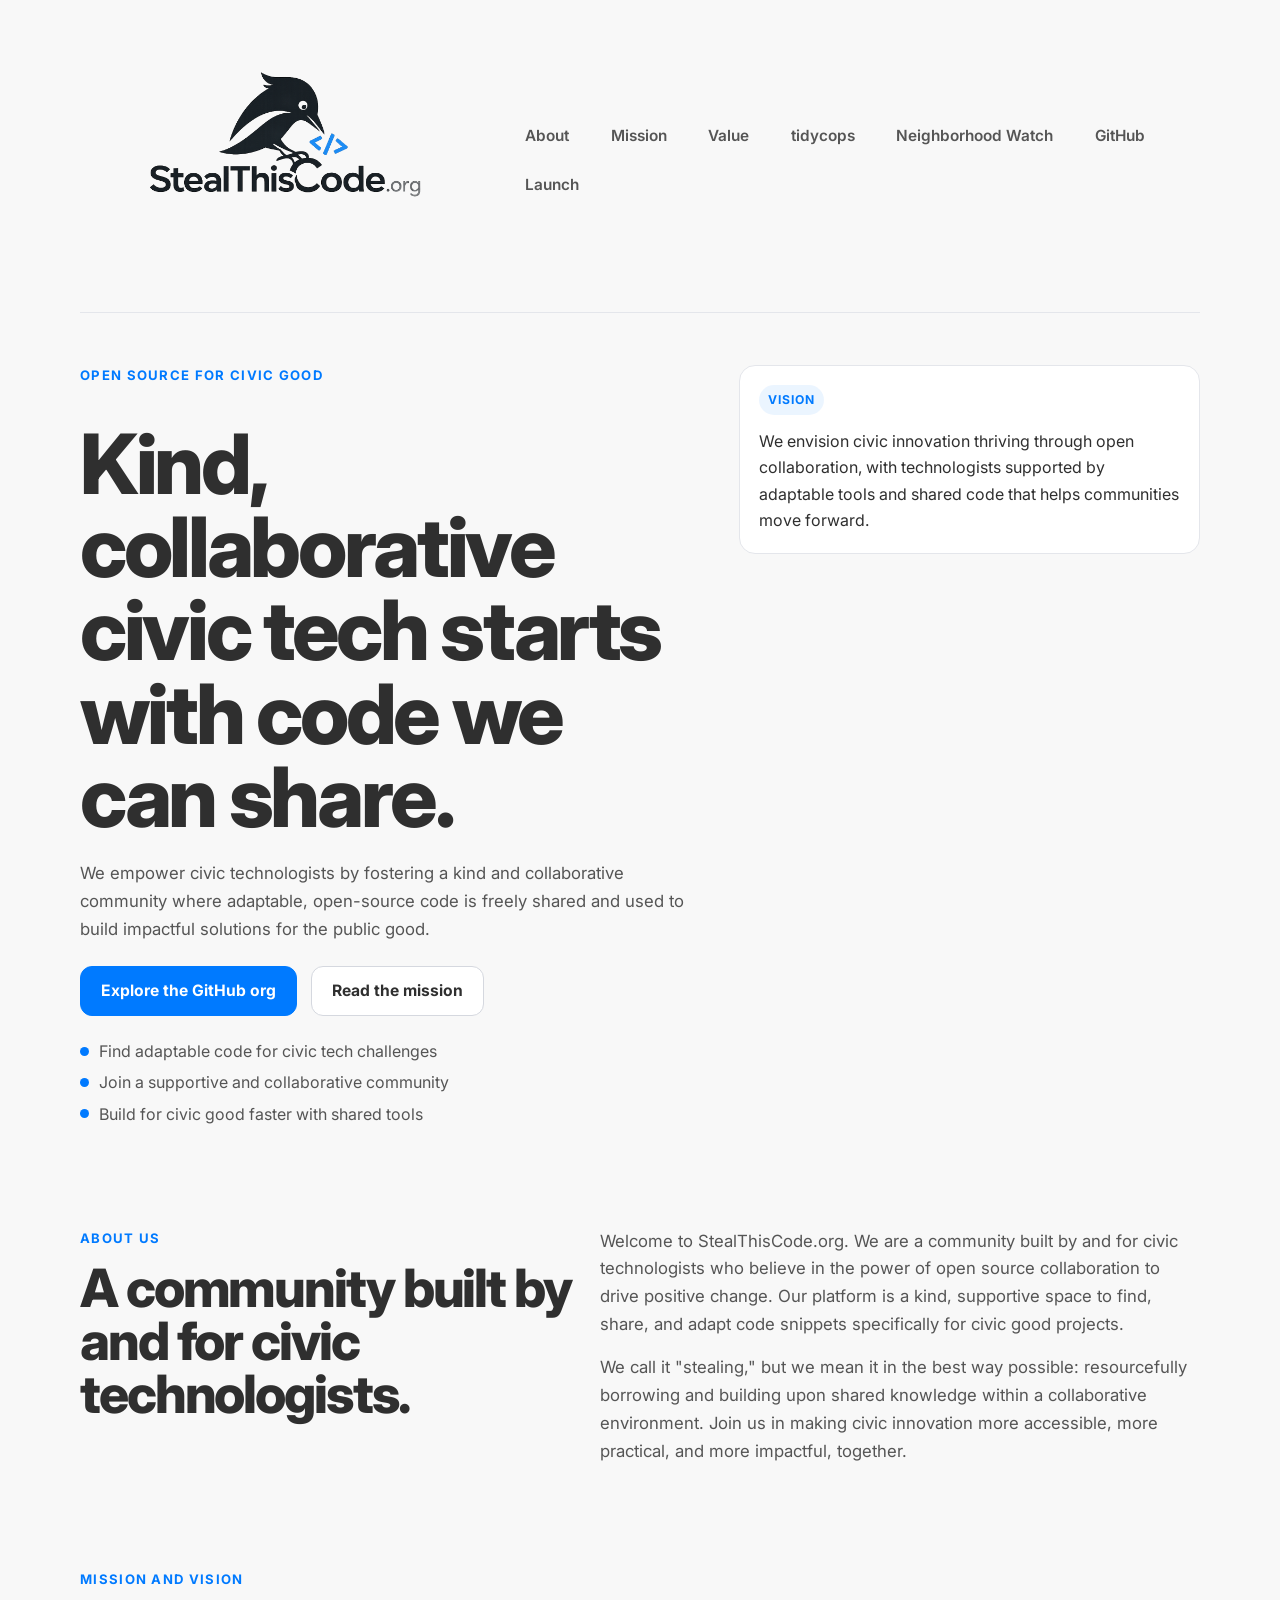
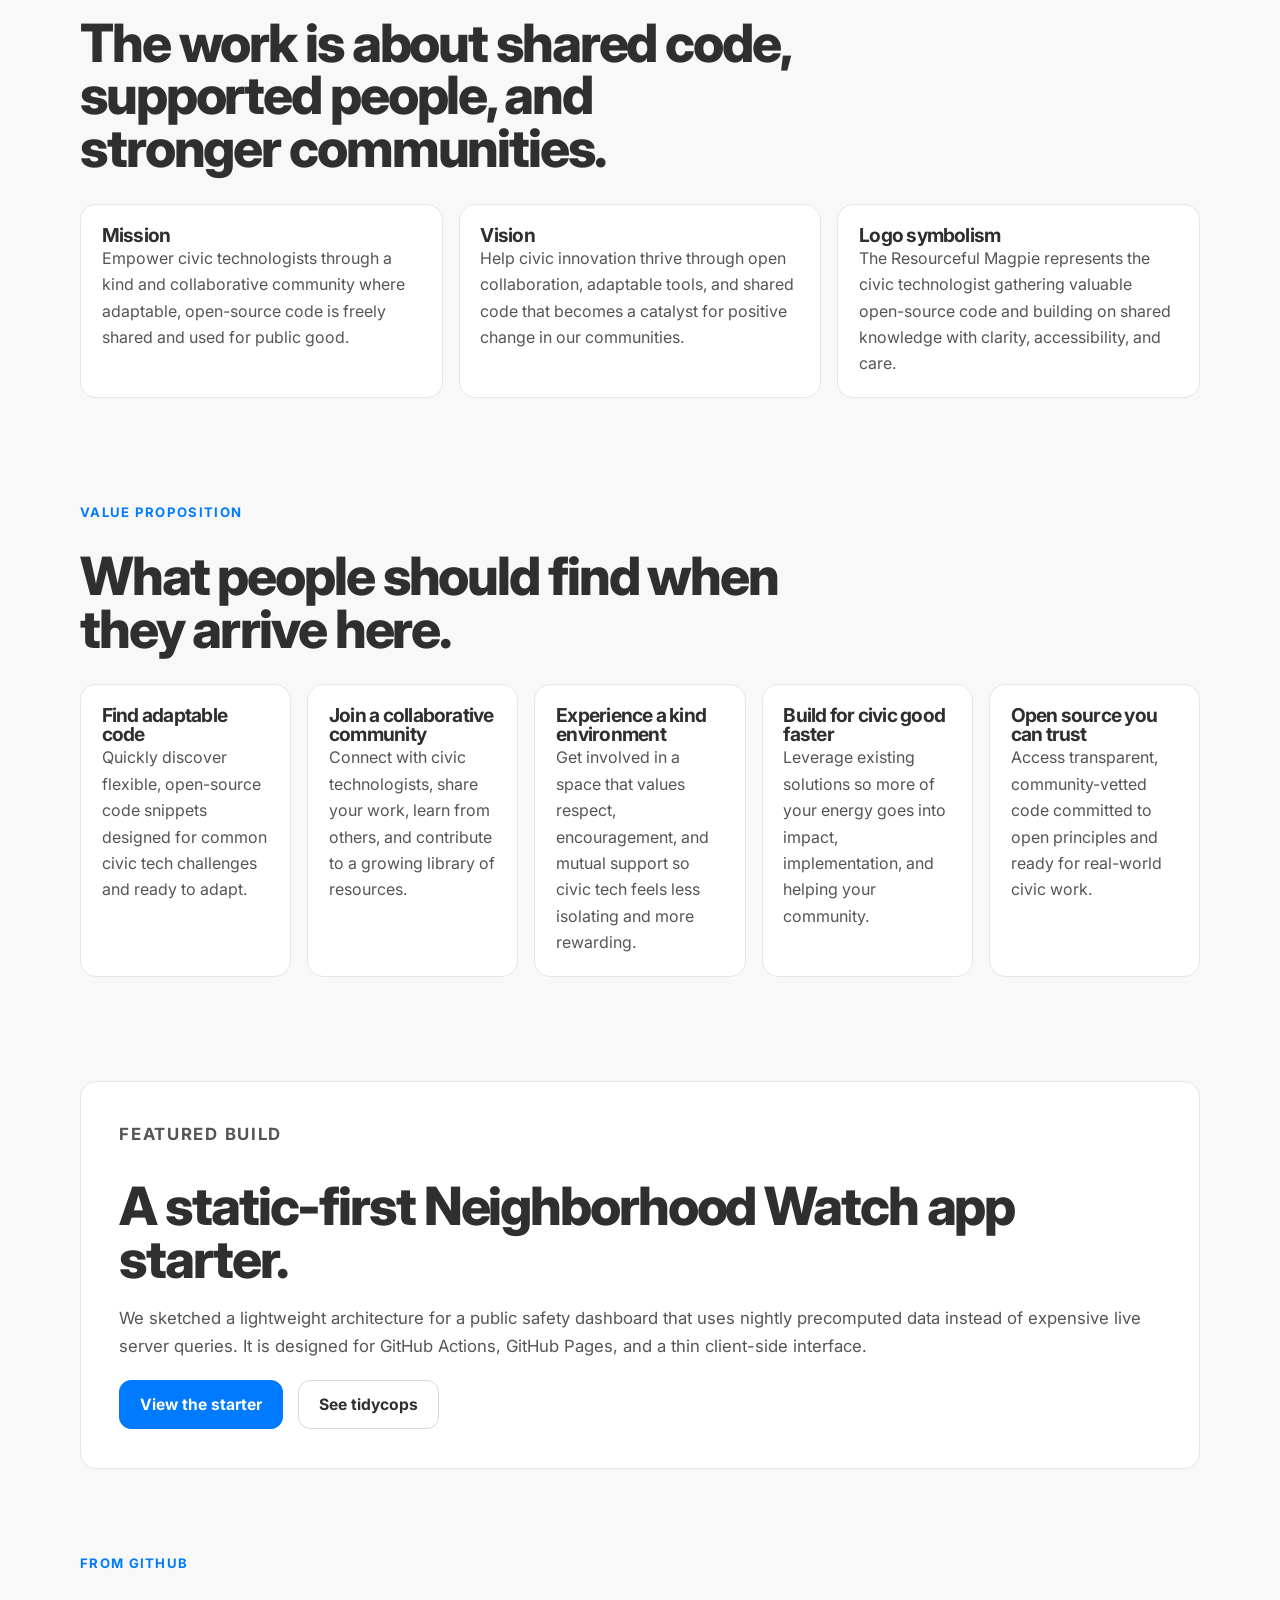
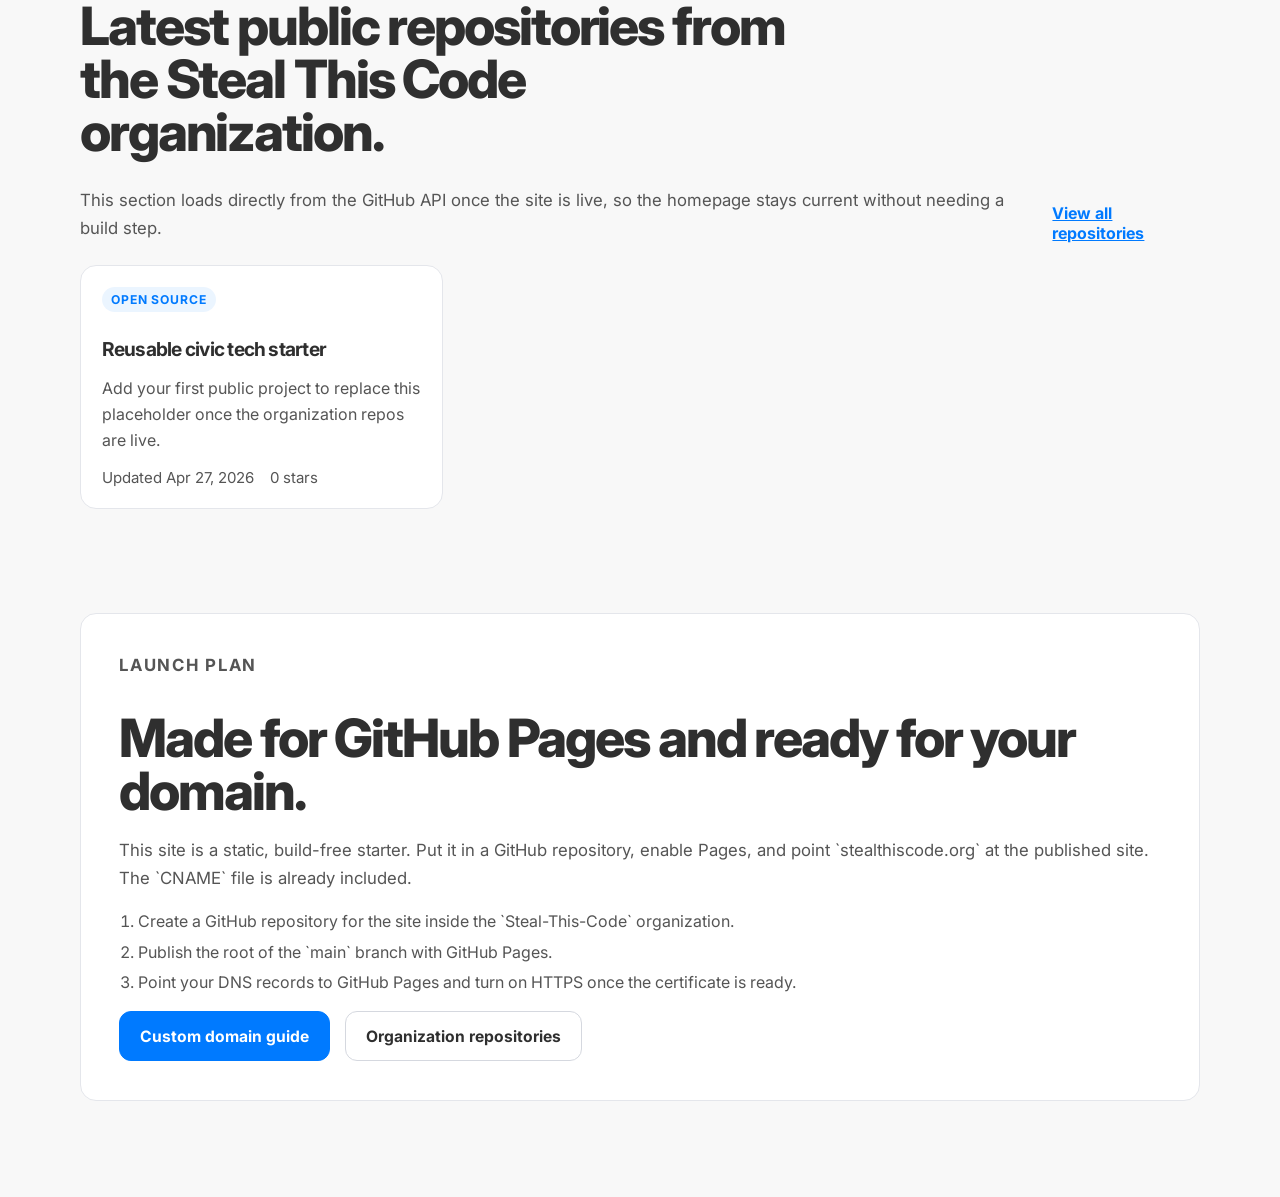
<file: index.html>
<!DOCTYPE html>
<html lang="en">
  <head>
    <meta charset="UTF-8" />
    <meta name="viewport" content="width=device-width, initial-scale=1.0" />
    <title>StealThisCode.org | Open Source for Civic Good</title>
    <meta
      name="description"
      content="StealThisCode.org is a kind, collaborative home for adaptable civic tech code, open-source tools, and practical public-good workflows."
    />
    <meta
      property="og:title"
      content="StealThisCode.org | Open Source for Civic Good"
    />
    <meta
      property="og:description"
      content="Adaptable civic tech code, shared kindly, for people building tools that matter."
    />
    <meta property="og:type" content="website" />
    <meta property="og:image" content="assets/magpie-lockup.png" />
    <link rel="icon" type="image/png" href="assets/magpie-favicon.png" />
    <link rel="preconnect" href="https://fonts.googleapis.com" />
    <link rel="preconnect" href="https://fonts.gstatic.com" crossorigin />
    <link
      href="https://fonts.googleapis.com/css2?family=Inter:wght@400;500;600;700;800&display=swap"
      rel="stylesheet"
    />
    <link rel="stylesheet" href="styles.css" />
  </head>
  <body>
    <div class="page-shell">
      <header class="site-header">
        <a class="brand" href="#top" aria-label="StealThisCode.org home">
          <img
            class="brand-lockup-image"
            src="assets/magpie-lockup.png"
            alt="StealThisCode.org logo"
          />
        </a>
        <nav class="site-nav" aria-label="Primary">
          <a href="#about">About</a>
          <a href="#mission">Mission</a>
          <a href="#messages">Value</a>
          <a href="tidycops.html">tidycops</a>
          <a href="neighborhood-watch.html">Neighborhood Watch</a>
          <a href="#repos">GitHub</a>
          <a href="#launch">Launch</a>
        </nav>
      </header>

      <main id="top">
        <section class="hero">
          <div class="hero-copy">
            <p class="eyebrow">Open source for civic good</p>
            <h1>Kind, collaborative civic tech starts with code we can share.</h1>
            <p class="hero-text">
              We empower civic technologists by fostering a kind and collaborative community
              where adaptable, open-source code is freely shared and used to build impactful
              solutions for the public good.
            </p>
            <div class="hero-actions">
              <a class="button button-primary" href="https://github.com/orgs/Steal-This-Code/repositories">
                Explore the GitHub org
              </a>
              <a class="button button-secondary" href="#mission">Read the mission</a>
            </div>
            <ul class="hero-points" aria-label="Highlights">
              <li>Find adaptable code for civic tech challenges</li>
              <li>Join a supportive and collaborative community</li>
              <li>Build for civic good faster with shared tools</li>
            </ul>
          </div>

          <div class="hero-visual">
            <div class="hero-note">
              <p class="card-label">Vision</p>
              <p>
                We envision civic innovation thriving through open collaboration, with technologists
                supported by adaptable tools and shared code that helps communities move forward.
              </p>
            </div>
          </div>
        </section>

        <section class="section split-section" id="about">
          <div>
            <p class="eyebrow">About us</p>
            <h2>A community built by and for civic technologists.</h2>
          </div>
          <div class="section-copy">
            <p>
              Welcome to StealThisCode.org. We are a community built by and for civic
              technologists who believe in the power of open source collaboration to drive
              positive change. Our platform is a kind, supportive space to find, share, and adapt
              code snippets specifically for civic good projects.
            </p>
            <p>
              We call it "stealing," but we mean it in the best way possible: resourcefully
              borrowing and building upon shared knowledge within a collaborative environment.
              Join us in making civic innovation more accessible, more practical, and more impactful,
              together.
            </p>
          </div>
        </section>

        <section class="section mission-section" id="mission">
          <div class="section-heading">
            <p class="eyebrow">Mission and vision</p>
            <h2>The work is about shared code, supported people, and stronger communities.</h2>
          </div>
          <div class="principles-grid mission-grid">
            <article class="principle-card">
              <h3>Mission</h3>
              <p>Empower civic technologists through a kind and collaborative community where adaptable, open-source code is freely shared and used for public good.</p>
            </article>
            <article class="principle-card">
              <h3>Vision</h3>
              <p>Help civic innovation thrive through open collaboration, adaptable tools, and shared code that becomes a catalyst for positive change in our communities.</p>
            </article>
            <article class="principle-card">
              <h3>Logo symbolism</h3>
              <p>The Resourceful Magpie represents the civic technologist gathering valuable open-source code and building on shared knowledge with clarity, accessibility, and care.</p>
            </article>
          </div>
        </section>

        <section class="section values-section" id="messages">
          <div class="section-heading">
            <p class="eyebrow">Value proposition</p>
            <h2>What people should find when they arrive here.</h2>
          </div>
          <div class="values-grid messages-grid">
            <article class="value-card">
              <h3>Find adaptable code</h3>
              <p>Quickly discover flexible, open-source code snippets designed for common civic tech challenges and ready to adapt.</p>
            </article>
            <article class="value-card">
              <h3>Join a collaborative community</h3>
              <p>Connect with civic technologists, share your work, learn from others, and contribute to a growing library of resources.</p>
            </article>
            <article class="value-card">
              <h3>Experience a kind environment</h3>
              <p>Get involved in a space that values respect, encouragement, and mutual support so civic tech feels less isolating and more rewarding.</p>
            </article>
            <article class="value-card">
              <h3>Build for civic good faster</h3>
              <p>Leverage existing solutions so more of your energy goes into impact, implementation, and helping your community.</p>
            </article>
            <article class="value-card">
              <h3>Open source you can trust</h3>
              <p>Access transparent, community-vetted code committed to open principles and ready for real-world civic work.</p>
            </article>
          </div>
        </section>

        <section class="section launch-section">
          <div class="launch-card">
            <p class="eyebrow">Featured build</p>
            <h2>A static-first Neighborhood Watch app starter.</h2>
            <p>
              We sketched a lightweight architecture for a public safety dashboard that uses
              nightly precomputed data instead of expensive live server queries. It is designed
              for GitHub Actions, GitHub Pages, and a thin client-side interface.
            </p>
            <div class="launch-actions">
              <a class="button button-primary" href="neighborhood-watch.html">View the starter</a>
              <a class="button button-secondary" href="https://github.com/Steal-This-Code/tidycops">See tidycops</a>
            </div>
          </div>
        </section>

        <section class="section repos-section" id="repos">
          <div class="section-heading">
            <p class="eyebrow">From GitHub</p>
            <h2>Latest public repositories from the Steal This Code organization.</h2>
          </div>
          <div class="repo-toolbar">
            <p>
              This section loads directly from the GitHub API once the site is live, so the homepage stays current
              without needing a build step.
            </p>
            <a class="text-link" href="https://github.com/orgs/Steal-This-Code/repositories">
              View all repositories
            </a>
          </div>
          <div class="repo-grid" id="repo-grid">
            <article class="repo-card repo-card-loading">
              <p>Loading repositories...</p>
            </article>
          </div>
        </section>

        <section class="section launch-section" id="launch">
          <div class="launch-card">
            <p class="eyebrow">Launch plan</p>
            <h2>Made for GitHub Pages and ready for your domain.</h2>
            <p>
              This site is a static, build-free starter. Put it in a GitHub repository, enable Pages, and point
              `stealthiscode.org` at the published site. The `CNAME` file is already included.
            </p>
            <ol class="launch-steps">
              <li>Create a GitHub repository for the site inside the `Steal-This-Code` organization.</li>
              <li>Publish the root of the `main` branch with GitHub Pages.</li>
              <li>Point your DNS records to GitHub Pages and turn on HTTPS once the certificate is ready.</li>
            </ol>
            <div class="launch-actions">
              <a class="button button-primary" href="https://docs.github.com/en/pages/configuring-a-custom-domain-for-your-github-pages-site">Custom domain guide</a>
              <a class="button button-secondary" href="https://github.com/orgs/Steal-This-Code/repositories">Organization repositories</a>
            </div>
          </div>
        </section>
      </main>
    </div>

    <script src="script.js"></script>
  </body>
</html>
</file>
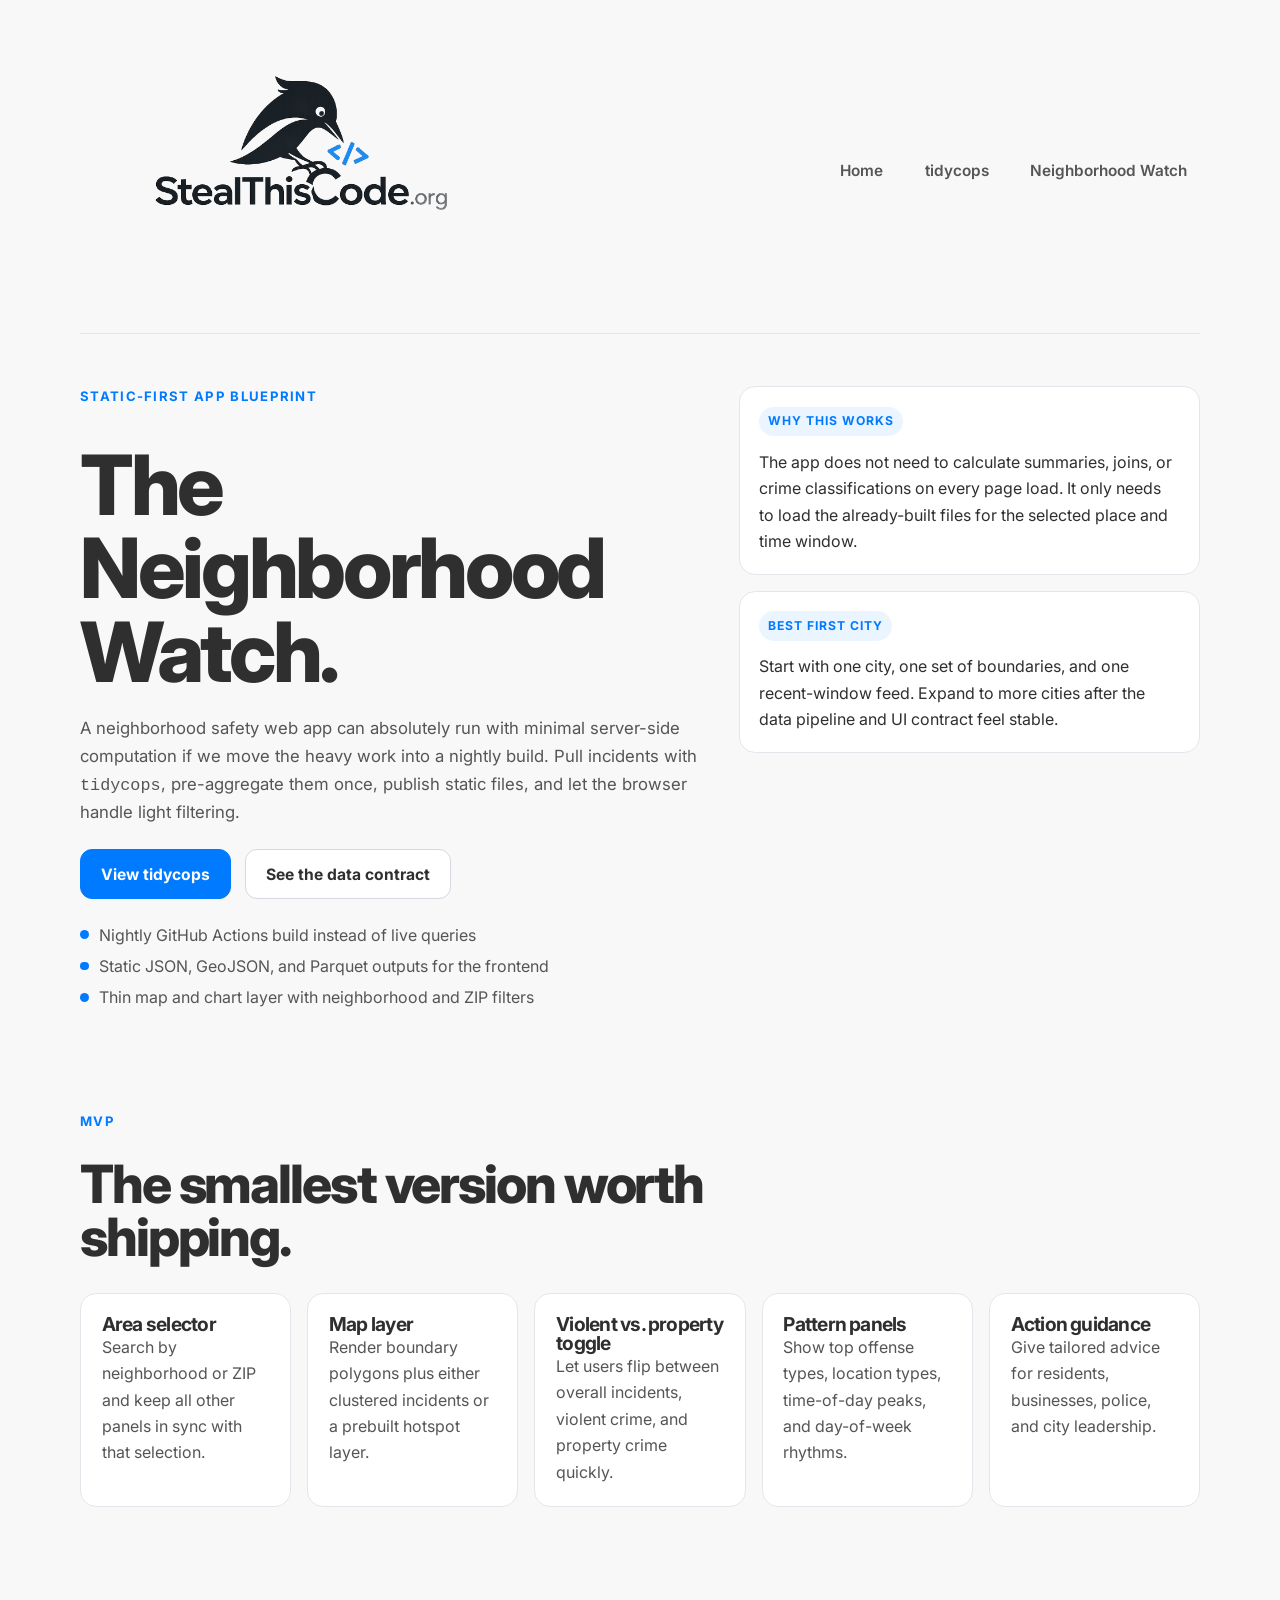
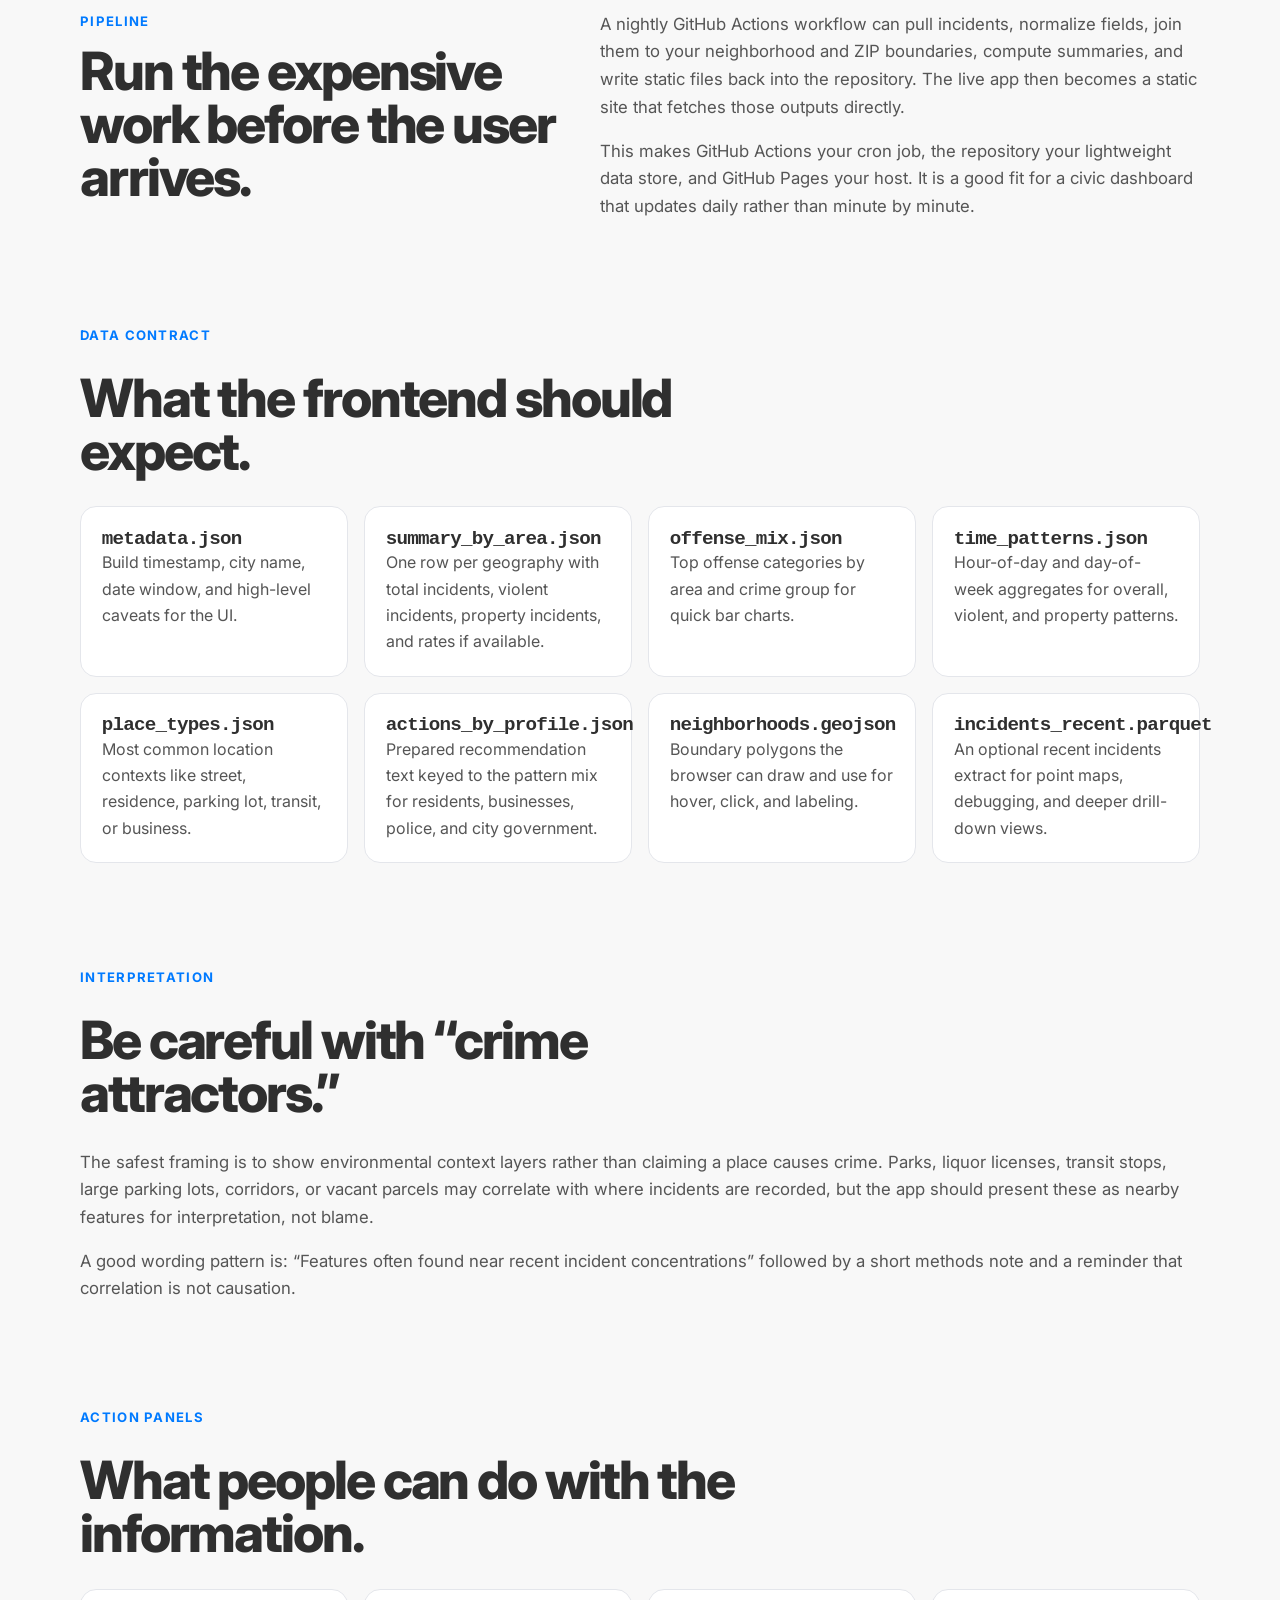
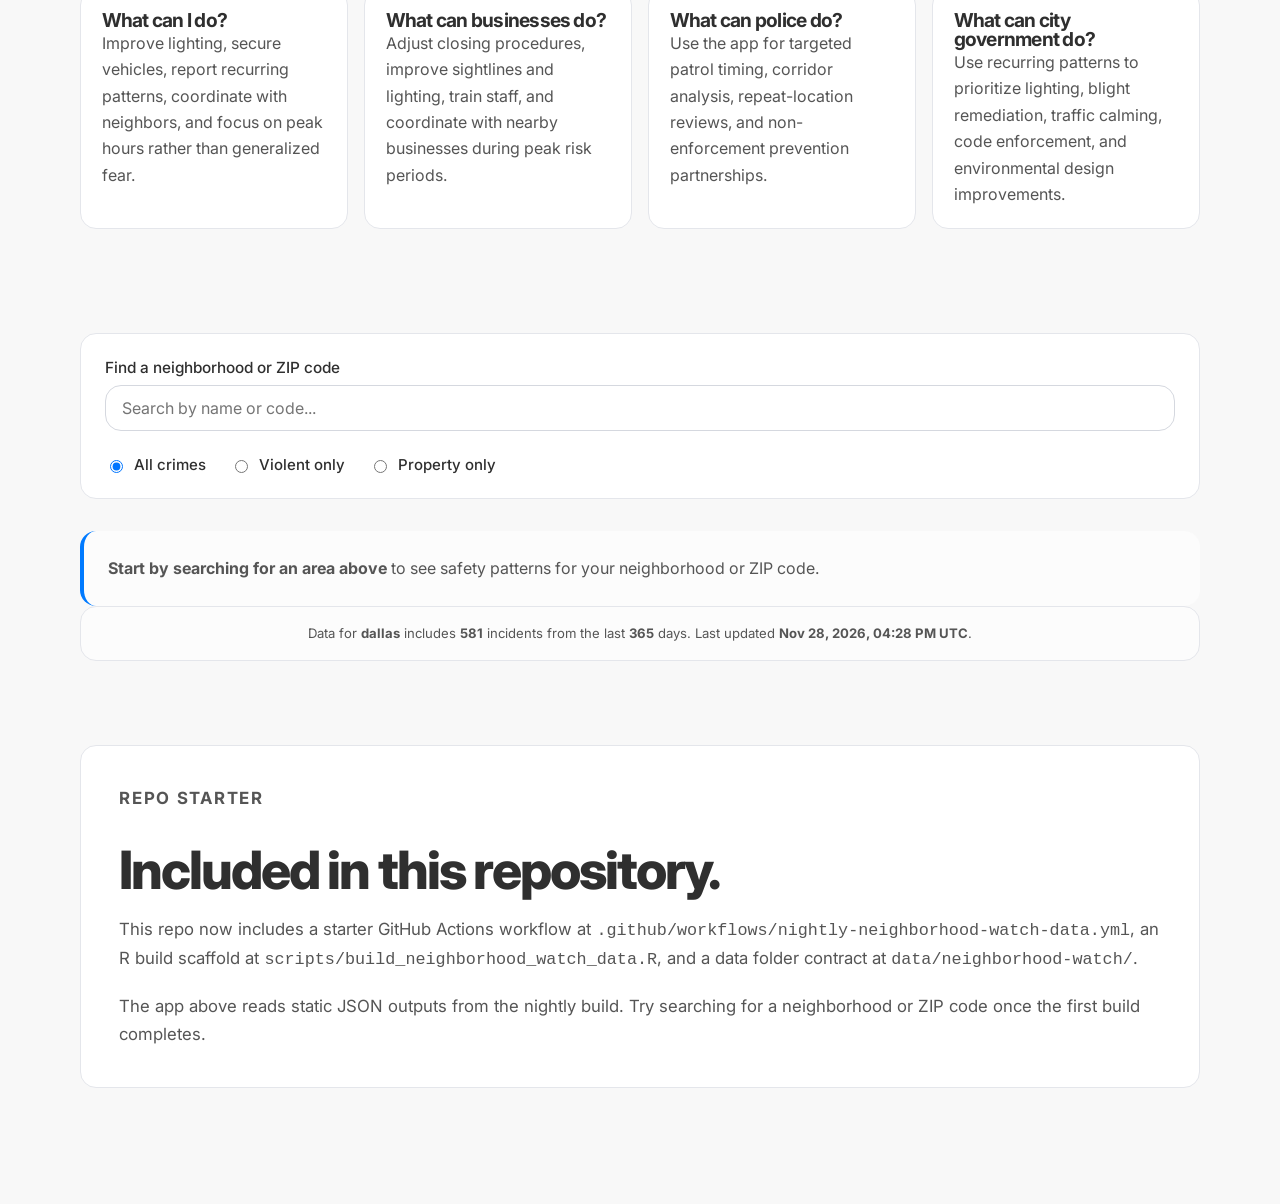
<file: neighborhood-watch.html>
<!DOCTYPE html>
<html lang="en">
  <head>
    <meta charset="UTF-8" />
    <meta name="viewport" content="width=device-width, initial-scale=1.0" />
    <title>The Neighborhood Watch | Static-First Civic Safety App Starter</title>
    <meta
      name="description"
      content="A static-first blueprint for building a neighborhood safety web app with tidycops, GitHub Actions, and lightweight client-side filtering."
    />
    <meta
      property="og:title"
      content="The Neighborhood Watch | Static-First Civic Safety App Starter"
    />
    <meta
      property="og:description"
      content="Build a neighborhood safety dashboard with nightly data builds, static files, and minimal server-side computation."
    />
    <meta property="og:type" content="website" />
    <meta property="og:image" content="assets/magpie-lockup.png" />
    <link rel="icon" type="image/png" href="assets/magpie-favicon.png" />
    <link rel="preconnect" href="https://fonts.googleapis.com" />
    <link rel="preconnect" href="https://fonts.gstatic.com" crossorigin />
    <link
      href="https://fonts.googleapis.com/css2?family=Inter:wght@400;500;600;700;800&display=swap"
      rel="stylesheet"
    />
    <link rel="stylesheet" href="styles.css" />
    <script>
      // Neighborhood Watch App - Static-first data loader
      const NeighborhoodWatch = (() => {
        let appData = {
          summary: null,
          offenseMix: null,
          timePatterns: null,
          placeTypes: null,
          actions: null,
          metadata: null,
          areas: []
        };

        const loadJSON = async (path) => {
          try {
            const response = await fetch(path);
            if (!response.ok) return null;
            return await response.json();
          } catch (e) {
            console.warn(`Failed to load ${path}:`, e);
            return null;
          }
        };

        const initApp = async () => {
          const loader = document.getElementById('app-loading');
          const container = document.getElementById('app-container');
          const errorPanel = document.getElementById('data-error');

          try {
            // Load all data files
            const [summary, offenseMix, timePatterns, placeTypes, actions, metadata] =
              await Promise.all([
                loadJSON('data/neighborhood-watch/summary_by_area.json'),
                loadJSON('data/neighborhood-watch/offense_mix.json'),
                loadJSON('data/neighborhood-watch/time_patterns.json'),
                loadJSON('data/neighborhood-watch/place_types.json'),
                loadJSON('data/neighborhood-watch/actions_by_profile.json'),
                loadJSON('data/neighborhood-watch/metadata.json')
              ]);

            if (!summary || !actions) {
              errorPanel.style.display = 'block';
              loader.style.display = 'none';
              return;
            }

            appData.summary = summary || [];
            appData.offenseMix = offenseMix || [];
            appData.timePatterns = timePatterns || [];
            appData.placeTypes = placeTypes || [];
            appData.actions = actions || [];
            appData.metadata = metadata;

            // Build unique areas list for search
            appData.areas = Array.from(
              new Map(
                appData.summary.map(row => [
                  `${row.area_type}|${row.area_id}`,
                  {
                    id: row.area_id,
                    type: row.area_type,
                    name: row.area_name,
                    total: row.total_incidents || 0,
                    violent: row.violent || 0,
                    property: row.property || 0
                  }
                ])
              ).values()
            ).sort((a, b) => b.total - a.total);

            // Render UI
            setupEventListeners();
            renderDataFreshness(metadata);
            container.style.display = 'block';
            loader.style.display = 'none';
          } catch (e) {
            console.error('App initialization failed:', e);
            errorPanel.style.display = 'block';
            loader.style.display = 'none';
          }
        };

        const setupEventListeners = () => {
          const searchInput = document.getElementById('area-search');
          const searchResults = document.getElementById('search-results');
          const crimeRadios = document.querySelectorAll('input[name="crime-type"]');

          searchInput.addEventListener('input', e => {
            const query = e.target.value.toLowerCase().trim();
            if (query.length < 1) {
              searchResults.style.display = 'none';
              return;
            }

            const matches = appData.areas.filter(
              area =>
                area.name.toLowerCase().includes(query) ||
                area.id.toLowerCase().includes(query)
            );

            if (matches.length === 0) {
              searchResults.innerHTML = '<li><em>No matches found</em></li>';
              searchResults.style.display = 'block';
              return;
            }

            searchResults.innerHTML = matches
              .slice(0, 10)
              .map(
                area =>
                  `<li data-area-id="${area.id}" data-area-type="${area.type}">
                    <strong>${area.name}</strong>
                    <span class="result-badge">${area.type}</span>
                    <span class="result-count">${area.total} incidents</span>
                  </li>`
              )
              .join('');
            searchResults.style.display = 'block';
          });

          searchResults.addEventListener('click', e => {
            const item = e.target.closest('li');
            if (item && item.dataset.areaId) {
              selectArea(item.dataset.areaId, item.dataset.areaType);
              searchInput.value = '';
              searchResults.style.display = 'none';
            }
          });

          crimeRadios.forEach(radio => {
            radio.addEventListener('change', () => {
              const areaId = document.getElementById('area-title').dataset.areaId;
              const areaType = document.getElementById('area-title').dataset.areaType;
              if (areaId && areaType) {
                renderAreaDetails(areaId, areaType);
              }
            });
          });

          document.addEventListener('click', e => {
            if (!e.target.closest('#area-search') && !e.target.closest('#search-results')) {
              searchResults.style.display = 'none';
            }
          });
        };

        const selectArea = (areaId, areaType) => {
          renderAreaDetails(areaId, areaType);
        };

        const renderAreaDetails = (areaId, areaType) => {
          const notSelected = document.getElementById('area-not-selected');
          const details = document.getElementById('area-details');
          const crimeType = document.querySelector('input[name="crime-type"]:checked').value;

          notSelected.style.display = 'none';
          details.style.display = 'block';

          const row = appData.summary.find(
            r => r.area_id === areaId && r.area_type === areaType
          );
          if (!row) return;

          document.getElementById('area-title').textContent = row.area_name;
          document.getElementById('area-title').dataset.areaId = areaId;
          document.getElementById('area-title').dataset.areaType = areaType;
          document.getElementById('area-type').textContent = areaType;

          // Update metrics
          const metricTotal = crimeType === 'all' ? row.total_incidents :
                              crimeType === 'violent' ? row.violent_incidents :
                              row.property_incidents;
          document.getElementById('metric-total').textContent = (metricTotal || 0).toLocaleString();
          document.getElementById('metric-violent').textContent = (row.violent_incidents || 0).toLocaleString();
          document.getElementById('metric-property').textContent = (row.property_incidents || 0).toLocaleString();
          document.getElementById('metric-other').textContent = (row.other_incidents || 0).toLocaleString();

          // Offense mix
          const offenseRows = appData.offenseMix.filter(
            o => o.area_id === areaId && o.area_type === areaType &&
                 (crimeType === 'all' || o.crime_group === crimeType)
          );
          renderOffenseTable(offenseRows);

          // Location types
          const placeRows = appData.placeTypes.filter(
            p => p.area_id === areaId && p.area_type === areaType &&
                 (crimeType === 'all' || p.crime_group === crimeType)
          );
          renderLocationTable(placeRows);

          // Time patterns
          const timeRows = appData.timePatterns.filter(
            t => t.area_id === areaId && t.area_type === areaType &&
                 (crimeType === 'all' || t.crime_group === crimeType)
          );
          renderTimePatterns(timeRows);

          // Actions
          renderActions(row.crime_group || 'other');
        };

        const renderOffenseTable = rows => {
          const tbody = document.querySelector('#offense-table tbody');
          tbody.innerHTML = rows
            .slice(0, 8)
            .map(
              row =>
                `<tr>
                  <td>${row.offense_label}</td>
                  <td class="numeric">${row.incidents}</td>
                </tr>`
            )
            .join('');
        };

        const renderLocationTable = rows => {
          const tbody = document.querySelector('#location-table tbody');
          tbody.innerHTML = rows
            .slice(0, 6)
            .map(
              row =>
                `<tr>
                  <td>${row.location_type}</td>
                  <td class="numeric">${row.incidents}</td>
                </tr>`
            )
            .join('');
        };

        const renderTimePatterns = rows => {
          const summary = document.getElementById('time-summary');
          if (rows.length === 0) {
            summary.innerHTML = '<p><em>No time pattern data available</em></p>';
            return;
          }

          const byhour = {};
          const byday = {};
          rows.forEach(r => {
            const h = r.hour || 'unknown';
            const d = r.day_of_week || 'unknown';
            byhour[h] = (byhour[h] || 0) + r.incidents;
            byday[d] = (byday[d] || 0) + r.incidents;
          });

          const peakHour = Object.entries(byhour).sort((a, b) => b[1] - a[1])[0];
          const peakDay = Object.entries(byday).sort((a, b) => b[1] - a[1])[0];

          summary.innerHTML = `
            <p><strong>Peak hour:</strong> ${peakHour ? peakHour[0] + ':00' : 'N/A'}</p>
            <p><strong>Busiest day:</strong> ${peakDay ? peakDay[0] : 'N/A'}</p>
          `;
        };

        const renderActions = crimeGroup => {
          const actionData = appData.actions.filter(
            a => a.crime_group === 'violent' || a.crime_group === 'property'
          );

          const profiles = ['resident', 'business', 'police', 'city'];
          profiles.forEach(profile => {
            const actions = actionData.filter(a => a.profile === profile);
            const list = document.getElementById(`action-${profile}-list`);
            list.innerHTML = '';

            actions.forEach(action => {
              const items = action.actions || [];
              items.slice(0, 3).forEach(item => {
                const li = document.createElement('li');
                li.textContent = item;
                list.appendChild(li);
              });
            });
          });
        };

        const renderDataFreshness = metadata => {
          const freshness = document.getElementById('data-freshness');
          if (!metadata) {
            freshness.innerHTML = '<p class="freshness-note">Data source unknown</p>';
            return;
          }

          const date = new Date(metadata.built_at);
          const formatted = date.toLocaleDateString('en-US', {
            year: 'numeric',
            month: 'short',
            day: 'numeric',
            hour: '2-digit',
            minute: '2-digit'
          });

          freshness.innerHTML = `
            <p class="freshness-note">
              Data for <strong>${metadata.city}</strong> includes <strong>${metadata.incident_count.toLocaleString()}</strong> incidents from the last <strong>${metadata.days_back}</strong> days.
              Last updated <strong>${formatted} UTC</strong>.
            </p>
          `;
        };

        return { init: initApp };
      })();

      // Initialize when DOM is ready
      document.addEventListener('DOMContentLoaded', () => NeighborhoodWatch.init());
    </script>
  </head>
  <body>
    <div class="page-shell">
      <header class="site-header">
        <a class="brand" href="/" aria-label="StealThisCode.org home">
          <img
            class="brand-lockup-image"
            src="assets/magpie-lockup.png"
            alt="StealThisCode.org logo"
          />
        </a>
        <nav class="site-nav" aria-label="Primary">
          <a href="/">Home</a>
          <a href="tidycops.html">tidycops</a>
          <a href="neighborhood-watch.html">Neighborhood Watch</a>
        </nav>
      </header>

      <main>
        <section class="hero">
          <div class="hero-copy">
            <p class="eyebrow">Static-first app blueprint</p>
            <h1>The Neighborhood Watch.</h1>
            <p class="hero-text">
              A neighborhood safety web app can absolutely run with minimal server-side
              computation if we move the heavy work into a nightly build. Pull incidents with
              <code>tidycops</code>, pre-aggregate them once, publish static files, and let the browser
              handle light filtering.
            </p>
            <div class="hero-actions">
              <a class="button button-primary" href="https://github.com/Steal-This-Code/tidycops">
                View tidycops
              </a>
              <a class="button button-secondary" href="#contract">See the data contract</a>
            </div>
            <ul class="hero-points" aria-label="Architecture highlights">
              <li>Nightly GitHub Actions build instead of live queries</li>
              <li>Static JSON, GeoJSON, and Parquet outputs for the frontend</li>
              <li>Thin map and chart layer with neighborhood and ZIP filters</li>
            </ul>
          </div>

          <div class="hero-visual">
            <div class="hero-note">
              <p class="card-label">Why this works</p>
              <p>
                The app does not need to calculate summaries, joins, or crime classifications on
                every page load. It only needs to load the already-built files for the selected
                place and time window.
              </p>
            </div>
            <div class="hero-note">
              <p class="card-label">Best first city</p>
              <p>
                Start with one city, one set of boundaries, and one recent-window feed. Expand to
                more cities after the data pipeline and UI contract feel stable.
              </p>
            </div>
          </div>
        </section>

        <section class="section" id="mvp">
          <div class="section-heading">
            <p class="eyebrow">MVP</p>
            <h2>The smallest version worth shipping.</h2>
          </div>
          <div class="values-grid messages-grid">
            <article class="value-card">
              <h3>Area selector</h3>
              <p>Search by neighborhood or ZIP and keep all other panels in sync with that selection.</p>
            </article>
            <article class="value-card">
              <h3>Map layer</h3>
              <p>Render boundary polygons plus either clustered incidents or a prebuilt hotspot layer.</p>
            </article>
            <article class="value-card">
              <h3>Violent vs. property toggle</h3>
              <p>Let users flip between overall incidents, violent crime, and property crime quickly.</p>
            </article>
            <article class="value-card">
              <h3>Pattern panels</h3>
              <p>Show top offense types, location types, time-of-day peaks, and day-of-week rhythms.</p>
            </article>
            <article class="value-card">
              <h3>Action guidance</h3>
              <p>Give tailored advice for residents, businesses, police, and city leadership.</p>
            </article>
          </div>
        </section>

        <section class="section split-section" id="pipeline">
          <div>
            <p class="eyebrow">Pipeline</p>
            <h2>Run the expensive work before the user arrives.</h2>
          </div>
          <div class="section-copy">
            <p>
              A nightly GitHub Actions workflow can pull incidents, normalize fields, join them to
              your neighborhood and ZIP boundaries, compute summaries, and write static files back
              into the repository. The live app then becomes a static site that fetches those
              outputs directly.
            </p>
            <p>
              This makes GitHub Actions your cron job, the repository your lightweight data store,
              and GitHub Pages your host. It is a good fit for a civic dashboard that updates daily
              rather than minute by minute.
            </p>
          </div>
        </section>

        <section class="section" id="contract">
          <div class="section-heading">
            <p class="eyebrow">Data contract</p>
            <h2>What the frontend should expect.</h2>
          </div>
          <div class="principles-grid">
            <article class="principle-card">
              <h3><code>metadata.json</code></h3>
              <p>Build timestamp, city name, date window, and high-level caveats for the UI.</p>
            </article>
            <article class="principle-card">
              <h3><code>summary_by_area.json</code></h3>
              <p>One row per geography with total incidents, violent incidents, property incidents, and rates if available.</p>
            </article>
            <article class="principle-card">
              <h3><code>offense_mix.json</code></h3>
              <p>Top offense categories by area and crime group for quick bar charts.</p>
            </article>
            <article class="principle-card">
              <h3><code>time_patterns.json</code></h3>
              <p>Hour-of-day and day-of-week aggregates for overall, violent, and property patterns.</p>
            </article>
            <article class="principle-card">
              <h3><code>place_types.json</code></h3>
              <p>Most common location contexts like street, residence, parking lot, transit, or business.</p>
            </article>
            <article class="principle-card">
              <h3><code>actions_by_profile.json</code></h3>
              <p>Prepared recommendation text keyed to the pattern mix for residents, businesses, police, and city government.</p>
            </article>
            <article class="principle-card">
              <h3><code>neighborhoods.geojson</code></h3>
              <p>Boundary polygons the browser can draw and use for hover, click, and labeling.</p>
            </article>
            <article class="principle-card">
              <h3><code>incidents_recent.parquet</code></h3>
              <p>An optional recent incidents extract for point maps, debugging, and deeper drill-down views.</p>
            </article>
          </div>
        </section>

        <section class="section">
          <div class="section-heading">
            <p class="eyebrow">Interpretation</p>
            <h2>Be careful with “crime attractors.”</h2>
          </div>
          <div class="section-copy">
            <p>
              The safest framing is to show environmental context layers rather than claiming a
              place causes crime. Parks, liquor licenses, transit stops, large parking lots,
              corridors, or vacant parcels may correlate with where incidents are recorded, but the
              app should present these as nearby features for interpretation, not blame.
            </p>
            <p>
              A good wording pattern is: “Features often found near recent incident concentrations”
              followed by a short methods note and a reminder that correlation is not causation.
            </p>
          </div>
        </section>

        <section class="section">
          <div class="section-heading">
            <p class="eyebrow">Action panels</p>
            <h2>What people can do with the information.</h2>
          </div>
          <div class="values-grid messages-grid">
            <article class="value-card">
              <h3>What can I do?</h3>
              <p>Improve lighting, secure vehicles, report recurring patterns, coordinate with neighbors, and focus on peak hours rather than generalized fear.</p>
            </article>
            <article class="value-card">
              <h3>What can businesses do?</h3>
              <p>Adjust closing procedures, improve sightlines and lighting, train staff, and coordinate with nearby businesses during peak risk periods.</p>
            </article>
            <article class="value-card">
              <h3>What can police do?</h3>
              <p>Use the app for targeted patrol timing, corridor analysis, repeat-location reviews, and non-enforcement prevention partnerships.</p>
            </article>
            <article class="value-card">
              <h3>What can city government do?</h3>
              <p>Use recurring patterns to prioritize lighting, blight remediation, traffic calming, code enforcement, and environmental design improvements.</p>
            </article>
          </div>
        </section>

        <section class="section launch-section" id="app-section">
          <div id="app-loading">
            <p class="eyebrow">Dashboard</p>
            <h2>Loading neighborhood safety data...</h2>
          </div>
          <div id="app-container" style="display: none;">
            <div class="app-header">
              <div class="app-controls">
                <label for="area-search">
                  <span>Find a neighborhood or ZIP code</span>
                  <input
                    type="text"
                    id="area-search"
                    placeholder="Search by name or code..."
                    autocomplete="off"
                  />
                  <ul id="search-results" class="search-results" style="display: none;"></ul>
                </label>
              </div>

              <div class="crime-filter">
                <label>
                  <input type="radio" name="crime-type" value="all" checked />
                  All crimes
                </label>
                <label>
                  <input type="radio" name="crime-type" value="violent" />
                  Violent only
                </label>
                <label>
                  <input type="radio" name="crime-type" value="property" />
                  Property only
                </label>
              </div>
            </div>

            <div id="area-not-selected" class="info-panel">
              <p><strong>Start by searching for an area above</strong> to see safety patterns for your neighborhood or ZIP code.</p>
            </div>

            <div id="area-details" style="display: none;">
              <div class="area-header">
                <h2 id="area-title"></h2>
                <p id="area-type" class="area-type-badge"></p>
              </div>

              <div class="metrics-grid">
                <div class="metric-card">
                  <p class="metric-label">Total incidents<br /><span class="period">(last year)</span></p>
                  <p class="metric-value" id="metric-total">—</p>
                </div>
                <div class="metric-card">
                  <p class="metric-label">Violent crimes</p>
                  <p class="metric-value" id="metric-violent">—</p>
                </div>
                <div class="metric-card">
                  <p class="metric-label">Property crimes</p>
                  <p class="metric-value" id="metric-property">—</p>
                </div>
                <div class="metric-card">
                  <p class="metric-label">Other incidents</p>
                  <p class="metric-value" id="metric-other">—</p>
                </div>
              </div>

              <div class="patterns-section">
                <div class="pattern-card">
                  <h3>Top offenses</h3>
                  <table id="offense-table" class="data-table">
                    <tbody></tbody>
                  </table>
                </div>

                <div class="pattern-card">
                  <h3>By location type</h3>
                  <table id="location-table" class="data-table">
                    <tbody></tbody>
                  </table>
                </div>

                <div class="pattern-card">
                  <h3>Time patterns</h3>
                  <div id="time-summary" class="time-summary"></div>
                </div>
              </div>

              <div class="actions-section">
                <h3>What to do about it</h3>
                <div class="action-profiles">
                  <div id="action-resident" class="action-card">
                    <h4>For residents</h4>
                    <ul id="action-resident-list"></ul>
                  </div>
                  <div id="action-business" class="action-card">
                    <h4>For businesses</h4>
                    <ul id="action-business-list"></ul>
                  </div>
                  <div id="action-police" class="action-card">
                    <h4>For police</h4>
                    <ul id="action-police-list"></ul>
                  </div>
                  <div id="action-city" class="action-card">
                    <h4>For city government</h4>
                    <ul id="action-city-list"></ul>
                  </div>
                </div>
              </div>
            </div>

            <div id="data-error" style="display: none;" class="error-panel">
              <p><strong>Data not available yet.</strong> The nightly build may not have completed, or the data files are still being generated. Check back soon.</p>
            </div>

            <div class="data-freshness" id="data-freshness"></div>
          </div>
        </section>

        <section class="section launch-section">
          <div class="launch-card">
            <p class="eyebrow">Repo starter</p>
            <h2>Included in this repository.</h2>
            <p>
              This repo now includes a starter GitHub Actions workflow at
              <code>.github/workflows/nightly-neighborhood-watch-data.yml</code>, an R build
              scaffold at <code>scripts/build_neighborhood_watch_data.R</code>, and a data folder
              contract at <code>data/neighborhood-watch/</code>.
            </p>
            <p>
              The app above reads static JSON outputs from the nightly build. Try searching for a
              neighborhood or ZIP code once the first build completes.
            </p>
          </div>
        </section>
      </main>
    </div>
  </body>
</html>
</file>
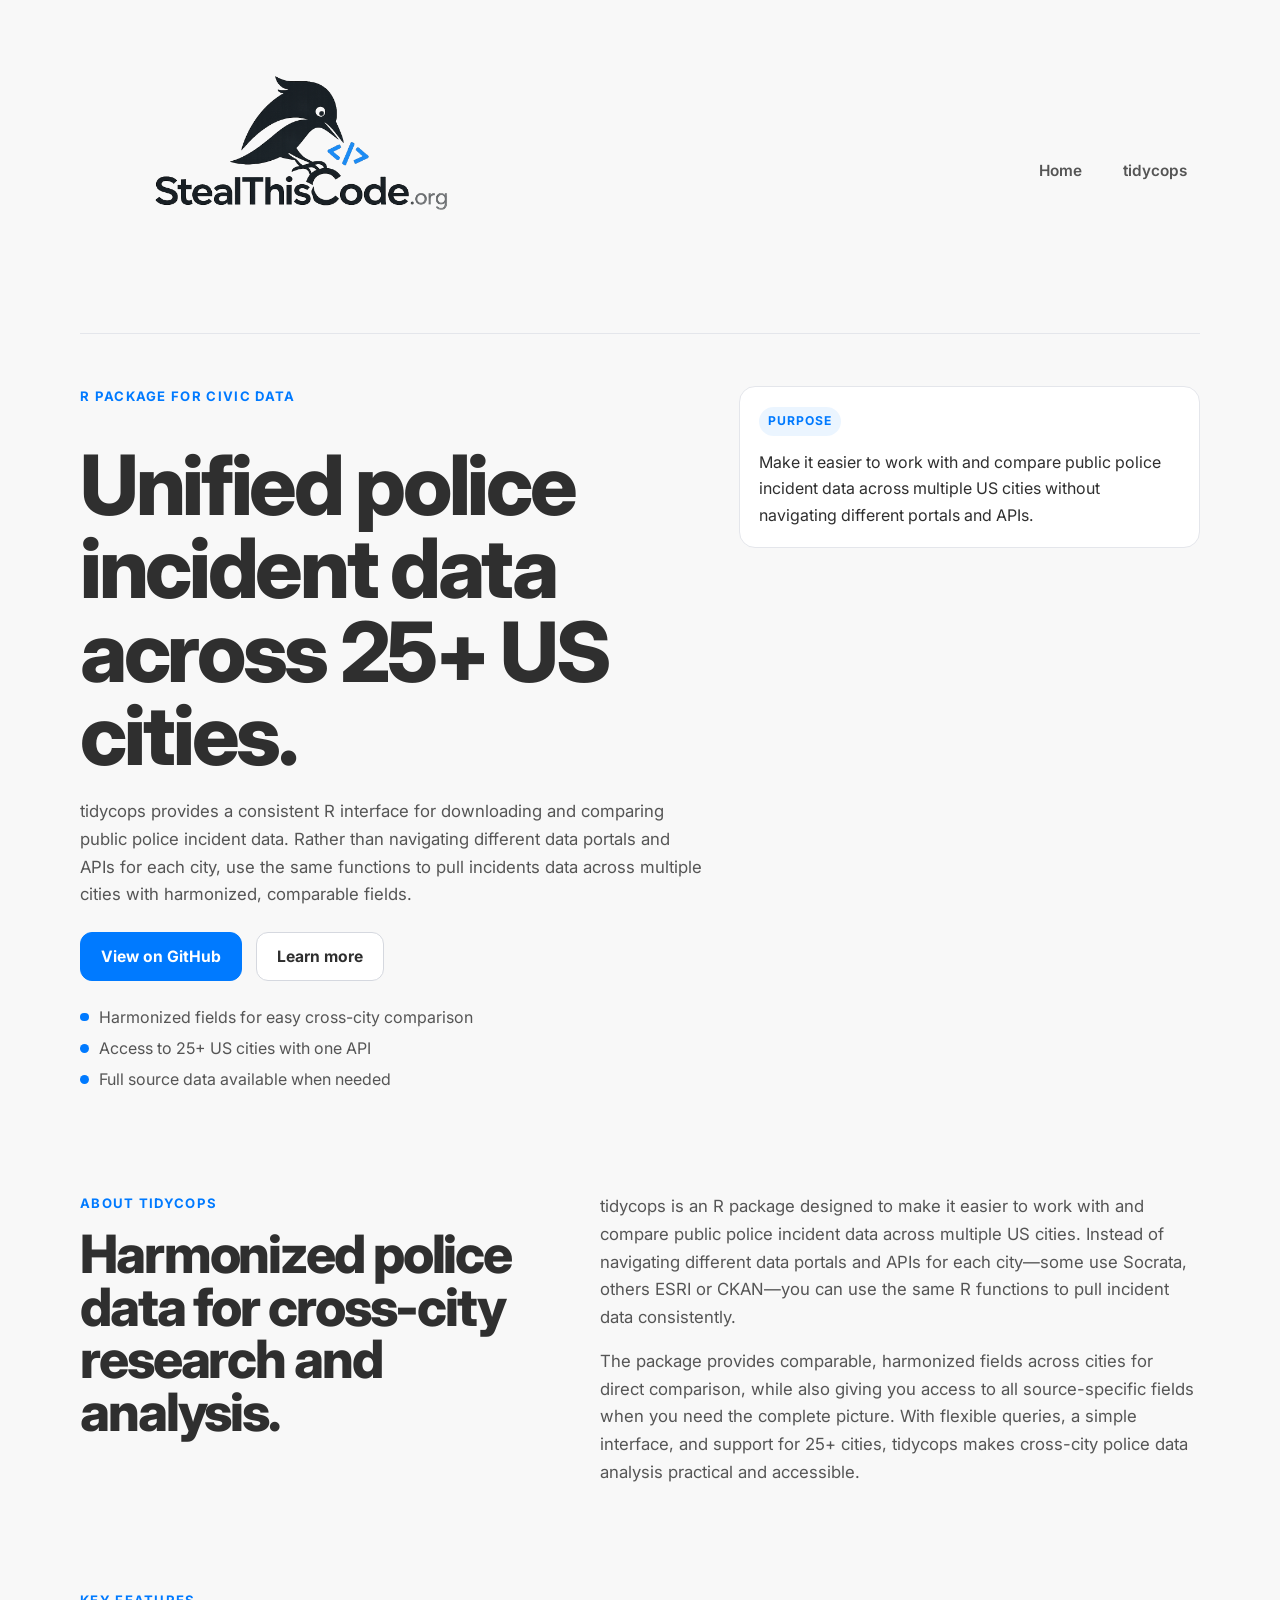
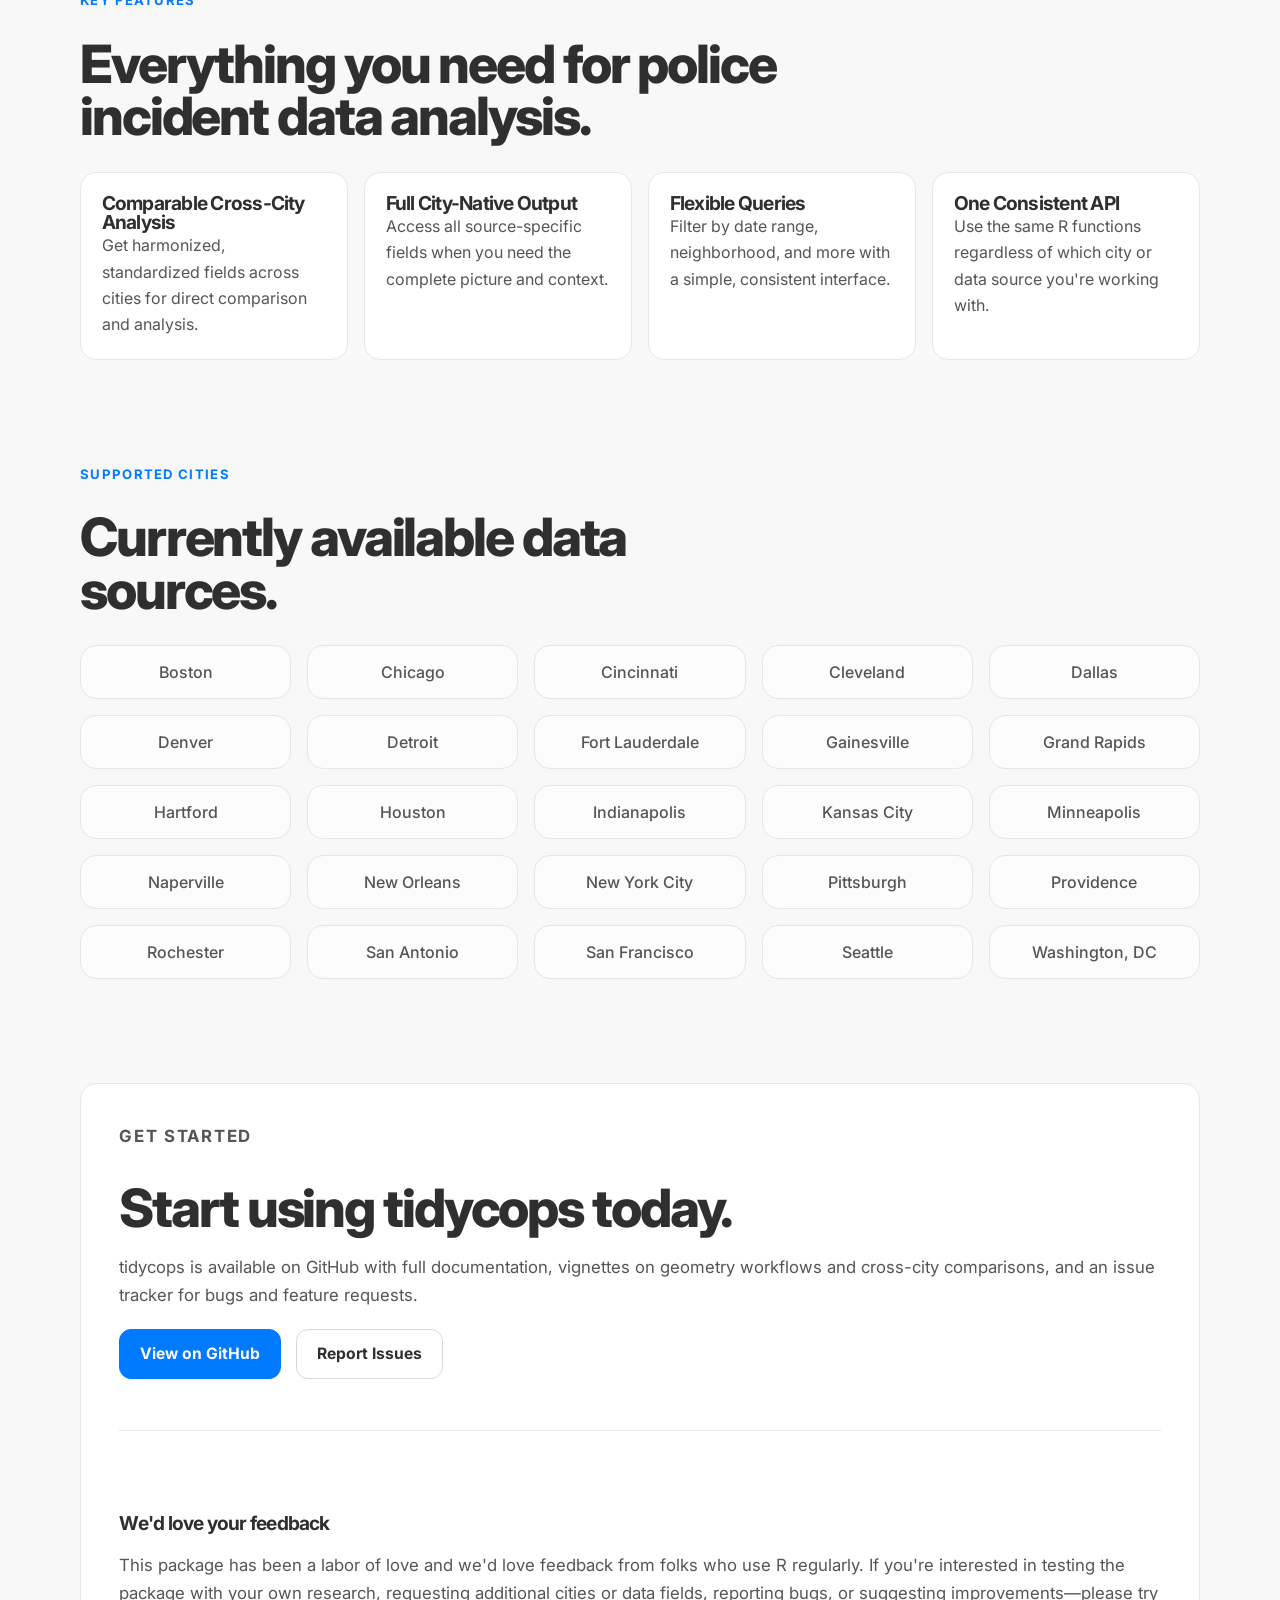
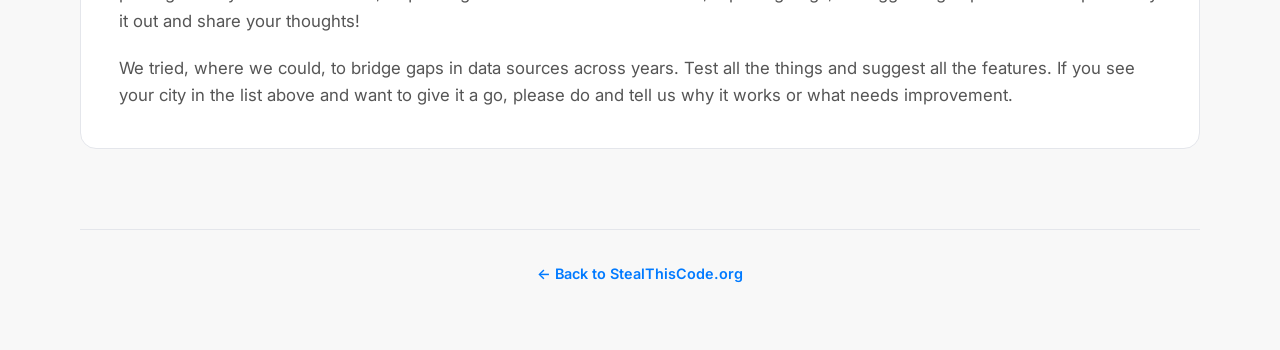
<file: tidycops.html>
<!DOCTYPE html>
<html lang="en">
  <head>
    <meta charset="UTF-8" />
    <meta name="viewport" content="width=device-width, initial-scale=1.0" />
    <title>tidycops | Harmonized Police Incident Data for R</title>
    <meta
      name="description"
      content="tidycops is an R package that makes it easier to work with and compare public police incident data across 25+ US cities with a unified interface."
    />
    <meta
      property="og:title"
      content="tidycops | Harmonized Police Incident Data for R"
    />
    <meta
      property="og:description"
      content="Download and analyze police incident data from 25+ US cities with a single consistent R API."
    />
    <meta property="og:type" content="website" />
    <meta property="og:image" content="assets/magpie-lockup.png" />
    <link rel="icon" type="image/svg+xml" href="assets/favicon.svg" />
    <link rel="preconnect" href="https://fonts.googleapis.com" />
    <link rel="preconnect" href="https://fonts.gstatic.com" crossorigin />
    <link
      href="https://fonts.googleapis.com/css2?family=Inter:wght@400;500;600;700;800&display=swap"
      rel="stylesheet"
    />
    <link rel="stylesheet" href="styles.css" />
  </head>
  <body>
    <div class="page-shell">
      <header class="site-header">
        <a class="brand" href="/" aria-label="StealThisCode.org home">
          <img
            class="brand-lockup-image"
            src="assets/magpie-lockup.png"
            alt="StealThisCode.org logo"
          />
        </a>
        <nav class="site-nav" aria-label="Primary">
          <a href="/">Home</a>
          <a href="tidycops.html">tidycops</a>
        </nav>
      </header>

      <main>
        <section class="hero">
          <div class="hero-copy">
            <p class="eyebrow">R Package for Civic Data</p>
            <h1>Unified police incident data across 25+ US cities.</h1>
            <p class="hero-text">
              tidycops provides a consistent R interface for downloading and comparing public police incident data. 
              Rather than navigating different data portals and APIs for each city, use the same functions to pull 
              incidents data across multiple cities with harmonized, comparable fields.
            </p>
            <div class="hero-actions">
              <a class="button button-primary" href="https://github.com/Steal-This-Code/tidycops">
                View on GitHub
              </a>
              <a class="button button-secondary" href="#features">Learn more</a>
            </div>
            <ul class="hero-points" aria-label="Key benefits">
              <li>Harmonized fields for easy cross-city comparison</li>
              <li>Access to 25+ US cities with one API</li>
              <li>Full source data available when needed</li>
            </ul>
          </div>

          <div class="hero-visual">
            <div class="hero-note">
              <p class="card-label">Purpose</p>
              <p>
                Make it easier to work with and compare public police incident data across multiple US cities 
                without navigating different portals and APIs.
              </p>
            </div>
          </div>
        </section>

        <section class="section split-section" id="about">
          <div>
            <p class="eyebrow">About tidycops</p>
            <h2>Harmonized police data for cross-city research and analysis.</h2>
          </div>
          <div class="section-copy">
            <p>
              tidycops is an R package designed to make it easier to work with and compare public police incident data 
              across multiple US cities. Instead of navigating different data portals and APIs for each city—some use Socrata, 
              others ESRI or CKAN—you can use the same R functions to pull incident data consistently.
            </p>
            <p>
              The package provides comparable, harmonized fields across cities for direct comparison, while also giving you 
              access to all source-specific fields when you need the complete picture. With flexible queries, a simple interface, 
              and support for 25+ cities, tidycops makes cross-city police data analysis practical and accessible.
            </p>
          </div>
        </section>

        <section class="section" id="features">
          <div class="section-heading">
            <p class="eyebrow">Key Features</p>
            <h2>Everything you need for police incident data analysis.</h2>
          </div>
          <div class="principles-grid">
            <article class="principle-card">
              <h3>Comparable Cross-City Analysis</h3>
              <p>Get harmonized, standardized fields across cities for direct comparison and analysis.</p>
            </article>
            <article class="principle-card">
              <h3>Full City-Native Output</h3>
              <p>Access all source-specific fields when you need the complete picture and context.</p>
            </article>
            <article class="principle-card">
              <h3>Flexible Queries</h3>
              <p>Filter by date range, neighborhood, and more with a simple, consistent interface.</p>
            </article>
            <article class="principle-card">
              <h3>One Consistent API</h3>
              <p>Use the same R functions regardless of which city or data source you're working with.</p>
            </article>
          </div>
        </section>

        <section class="section">
          <div class="section-heading">
            <p class="eyebrow">Supported Cities</p>
            <h2>Currently available data sources.</h2>
          </div>
          <div class="cities-grid">
            <div class="city-item">Boston</div>
            <div class="city-item">Chicago</div>
            <div class="city-item">Cincinnati</div>
            <div class="city-item">Cleveland</div>
            <div class="city-item">Dallas</div>
            <div class="city-item">Denver</div>
            <div class="city-item">Detroit</div>
            <div class="city-item">Fort Lauderdale</div>
            <div class="city-item">Gainesville</div>
            <div class="city-item">Grand Rapids</div>
            <div class="city-item">Hartford</div>
            <div class="city-item">Houston</div>
            <div class="city-item">Indianapolis</div>
            <div class="city-item">Kansas City</div>
            <div class="city-item">Minneapolis</div>
            <div class="city-item">Naperville</div>
            <div class="city-item">New Orleans</div>
            <div class="city-item">New York City</div>
            <div class="city-item">Pittsburgh</div>
            <div class="city-item">Providence</div>
            <div class="city-item">Rochester</div>
            <div class="city-item">San Antonio</div>
            <div class="city-item">San Francisco</div>
            <div class="city-item">Seattle</div>
            <div class="city-item">Washington, DC</div>
          </div>
        </section>

        <section class="section launch-section">
          <div class="launch-card">
            <p class="eyebrow">Get Started</p>
            <h2>Start using tidycops today.</h2>
            <p>
              tidycops is available on GitHub with full documentation, vignettes on geometry workflows and 
              cross-city comparisons, and an issue tracker for bugs and feature requests.
            </p>
            <div class="launch-actions">
              <a class="button button-primary" href="https://github.com/Steal-This-Code/tidycops">
                View on GitHub
              </a>
              <a class="button button-secondary" href="https://github.com/Steal-This-Code/tidycops/issues">
                Report Issues
              </a>
            </div>
            <hr style="margin: 2rem 0; border: none; border-top: 1px solid var(--line);">
            <h3 style="margin-top: 2rem;">We'd love your feedback</h3>
            <p>
              This package has been a labor of love and we'd love feedback from folks who use R regularly. 
              If you're interested in testing the package with your own research, requesting additional cities 
              or data fields, reporting bugs, or suggesting improvements—please try it out and share your thoughts!
            </p>
            <p>
              We tried, where we could, to bridge gaps in data sources across years. Test all the things and suggest 
              all the features. If you see your city in the list above and want to give it a go, please do and tell us 
              why it works or what needs improvement.
            </p>
          </div>
        </section>

        <div style="text-align: center; margin-top: 3rem; padding-top: 2rem; border-top: 1px solid var(--line);">
          <p style="color: var(--primary-soft); font-size: 0.9rem;">
            <a href="/" style="color: var(--accent); text-decoration: none; font-weight: 600;">← Back to StealThisCode.org</a>
          </p>
        </div>
      </main>
    </div>

    <style>
      .cities-grid {
        display: grid;
        grid-template-columns: repeat(auto-fit, minmax(180px, 1fr));
        gap: 1rem;
        margin-top: 1.5rem;
      }

      .city-item {
        padding: 1rem;
        background: var(--surface-muted);
        border: 1px solid var(--line);
        border-radius: var(--radius-md);
        text-align: center;
        font-weight: 500;
        color: var(--primary-soft);
      }
    </style>
  </body>
</html>
</file>
<file: styles.css>
:root {
  --primary: #2f2f2f;
  --primary-soft: #555555;
  --accent: #007aff;
  --accent-soft: rgba(0, 122, 255, 0.08);
  --background: #f8f8f8;
  --surface: #ffffff;
  --surface-muted: #fcfcfc;
  --line: #e4e6eb;
  --line-strong: #d5d8df;
  --org-gray: #8e8e93;
  --radius-lg: 24px;
  --radius-md: 16px;
  --max-width: 1120px;
}

*,
*::before,
*::after {
  box-sizing: border-box;
}

html {
  scroll-behavior: smooth;
}

body {
  margin: 0;
  min-width: 320px;
  font-family: "Inter", "Helvetica Neue", "Segoe UI", sans-serif;
  color: var(--primary);
  background: var(--background);
}

a {
  color: inherit;
}

img {
  display: block;
  max-width: 100%;
}

.page-shell {
  width: min(calc(100% - 2rem), var(--max-width));
  margin: 0 auto;
  padding-bottom: 4rem;
}

.site-header {
  display: flex;
  align-items: center;
  justify-content: space-between;
  gap: 1.5rem;
  padding: 1.5rem 0 1rem;
  border-bottom: 1px solid var(--line);
}

.brand {
  display: inline-flex;
  align-items: center;
  text-decoration: none;
}

.brand-lockup-image {
  width: min(440px, 48vw);
  height: auto;
}

.site-nav {
  display: inline-flex;
  align-items: center;
  gap: 1rem;
  flex-wrap: wrap;
}

.site-nav a {
  padding: 0.45rem 0.8rem;
  text-decoration: none;
  color: var(--primary-soft);
  font-size: 0.96rem;
  font-weight: 600;
}

.site-nav a:hover,
.site-nav a:focus-visible {
  color: var(--primary);
}

.hero {
  display: grid;
  grid-template-columns: minmax(0, 1.15fr) minmax(300px, 0.85fr);
  gap: 2.25rem;
  align-items: start;
  padding: 3.25rem 0;
}

.eyebrow {
  margin: 0 0 0.8rem;
  font-size: 0.82rem;
  font-weight: 700;
  letter-spacing: 0.1em;
  text-transform: uppercase;
  color: var(--accent);
}

h1,
h2,
h3 {
  margin: 0;
  line-height: 1;
  letter-spacing: -0.04em;
}

h1 {
  max-width: 12ch;
  font-size: clamp(2.9rem, 7vw, 5.2rem);
  font-weight: 800;
}

h2 {
  font-size: clamp(2rem, 4.2vw, 3.3rem);
  font-weight: 800;
}

h3 {
  font-size: 1.2rem;
  font-weight: 700;
}

p {
  margin: 0;
  line-height: 1.65;
}

.hero-text,
.section-copy,
.repo-toolbar p,
.launch-card p {
  font-size: 1.05rem;
  color: var(--primary-soft);
}

.hero-copy {
  display: grid;
  gap: 1.4rem;
}

.hero-actions,
.launch-actions {
  display: flex;
  flex-wrap: wrap;
  gap: 0.9rem;
}

.button {
  display: inline-flex;
  align-items: center;
  justify-content: center;
  min-height: 48px;
  padding: 0.9rem 1.25rem;
  border: 1px solid var(--line-strong);
  border-radius: 12px;
  font-size: 0.98rem;
  font-weight: 700;
  text-decoration: none;
}

.button-primary {
  color: white;
  background: var(--accent);
  border-color: var(--accent);
}

.button-secondary {
  background: var(--surface);
}

.hero-points {
  display: grid;
  gap: 0.7rem;
  padding: 0;
  margin: 0.2rem 0 0;
  list-style: none;
}

.hero-points li {
  display: flex;
  align-items: center;
  gap: 0.65rem;
  color: var(--primary-soft);
}

.hero-points li::before {
  content: "";
  width: 0.55rem;
  height: 0.55rem;
  border-radius: 999px;
  background: var(--accent);
}

.hero-visual {
  display: grid;
  gap: 1rem;
}

.hero-logo-card,
.hero-note,
.principle-card,
.value-card,
.repo-card,
.launch-card {
  border: 1px solid var(--line);
  border-radius: var(--radius-md);
  background: var(--surface);
}

.hero-logo-card,
.hero-note {
  padding: 1.2rem;
}

.card-label,
.repo-tag {
  display: inline-flex;
  align-items: center;
  width: fit-content;
  padding: 0.3rem 0.55rem;
  border-radius: 999px;
  margin-bottom: 0.8rem;
  background: var(--accent-soft);
  color: var(--accent);
  font-size: 0.76rem;
  font-weight: 700;
  letter-spacing: 0.08em;
  text-transform: uppercase;
}

.hero-icon {
  width: 100%;
  height: auto;
  border-radius: 12px;
}

.section {
  padding: 3.25rem 0;
}

.split-section {
  display: grid;
  grid-template-columns: minmax(0, 0.9fr) minmax(0, 1.1fr);
  gap: 1.8rem;
  align-items: start;
}

.section-copy {
  display: grid;
  gap: 1rem;
}

.section-heading {
  display: grid;
  gap: 0.8rem;
  max-width: 720px;
  margin-bottom: 1.8rem;
}

.principles-grid,
.values-grid,
.repo-grid {
  display: grid;
  gap: 1rem;
}

.principles-grid,
.values-grid {
  grid-template-columns: repeat(4, minmax(0, 1fr));
}

.mission-grid {
  grid-template-columns: repeat(3, minmax(0, 1fr));
}

.messages-grid {
  grid-template-columns: repeat(auto-fit, minmax(210px, 1fr));
}

.principle-card,
.value-card {
  padding: 1.3rem;
}

.principle-card p,
.value-card p,
.repo-card p,
.repo-meta {
  color: var(--primary-soft);
}

.repo-toolbar {
  display: flex;
  align-items: end;
  justify-content: space-between;
  gap: 1rem;
  margin-bottom: 1.4rem;
}

.text-link {
  color: var(--accent);
  font-weight: 700;
}

.repo-grid {
  grid-template-columns: repeat(3, minmax(0, 1fr));
}

.repo-card {
  display: grid;
  gap: 0.9rem;
  padding: 1.3rem;
}

.repo-card a {
  color: inherit;
  text-decoration: none;
}

.repo-card h3 {
  line-height: 1.12;
}

.repo-meta {
  display: flex;
  flex-wrap: wrap;
  gap: 0.65rem 1rem;
  font-size: 0.94rem;
}

.repo-card-loading,
.repo-card-empty {
  min-height: 180px;
  place-items: center;
  text-align: center;
}

.launch-section {
  padding-bottom: 2rem;
}

.launch-card {
  display: grid;
  gap: 1.2rem;
  padding: clamp(1.6rem, 3vw, 2.4rem);
  background: var(--surface);
}

.launch-steps {
  display: grid;
  gap: 0.65rem;
  margin: 0;
  padding-left: 1.15rem;
  color: var(--primary-soft);
}

@media (max-width: 980px) {
  .site-header,
  .split-section,
  .hero,
  .repo-toolbar {
    grid-template-columns: 1fr;
    display: grid;
  }

  .site-header,
  .repo-toolbar {
    justify-content: stretch;
  }

  .principles-grid,
  .values-grid,
  .repo-grid {
    grid-template-columns: repeat(2, minmax(0, 1fr));
  }

  .hero {
    padding-top: 2.5rem;
  }
}

@media (max-width: 720px) {
  .page-shell {
    width: min(calc(100% - 1.25rem), var(--max-width));
  }

  .site-header {
    padding-top: 1rem;
  }

  .brand-lockup-image {
    width: min(360px, 100%);
  }

  .site-nav {
    gap: 0.5rem;
  }

  .hero,
  .section {
    padding: 2.5rem 0;
  }

  .principles-grid,
  .values-grid,
  .repo-grid {
    grid-template-columns: 1fr;
  }
}

@media (prefers-reduced-motion: reduce) {
  html {
    scroll-behavior: auto;
  }

  *,
  *::before,
  *::after {
    animation: none !important;
    transition: none !important;
  }
}

/* Neighborhood Watch App Styles */

#app-loading {
  padding: 3rem 0;
  text-align: center;
}

#app-loading h2 {
  color: var(--primary-soft);
  font-weight: 500;
}

.app-header {
  display: grid;
  gap: 1.5rem;
  padding: 1.5rem;
  background: var(--surface);
  border: 1px solid var(--line);
  border-radius: var(--radius-md);
  margin-bottom: 2rem;
}

.app-controls {
  display: grid;
  gap: 0.5rem;
}

.app-controls label {
  display: grid;
  gap: 0.5rem;
  font-weight: 500;
  font-size: 0.96rem;
}

.app-controls input[type="text"] {
  padding: 0.75rem 1rem;
  border: 1px solid var(--line-strong);
  border-radius: var(--radius-md);
  font-size: 1rem;
  font-family: inherit;
}

.app-controls input[type="text"]:focus {
  outline: none;
  border-color: var(--accent);
  box-shadow: 0 0 0 3px var(--accent-soft);
}

.search-results {
  display: grid;
  gap: 0;
  padding: 0;
  margin: 0;
  border: 1px solid var(--line);
  border-top: none;
  border-radius: 0 0 var(--radius-md) var(--radius-md);
  background: var(--surface);
  list-style: none;
  max-height: 300px;
  overflow-y: auto;
  box-shadow: 0 4px 12px rgba(0, 0, 0, 0.08);
}

.search-results li {
  display: flex;
  justify-content: space-between;
  align-items: center;
  padding: 0.75rem 1rem;
  border-bottom: 1px solid var(--line);
  cursor: pointer;
  font-size: 0.94rem;
}

.search-results li:last-child {
  border-bottom: none;
}

.search-results li:hover {
  background: var(--surface-muted);
}

.search-results li em {
  color: var(--primary-soft);
  font-style: normal;
}

.result-badge {
  display: inline-block;
  padding: 0.25rem 0.5rem;
  background: var(--accent-soft);
  color: var(--accent);
  font-size: 0.75rem;
  font-weight: 600;
  border-radius: 4px;
  text-transform: uppercase;
}

.result-count {
  color: var(--org-gray);
  font-size: 0.85rem;
  font-weight: 500;
}

.crime-filter {
  display: flex;
  gap: 1.5rem;
  flex-wrap: wrap;
}

.crime-filter label {
  display: flex;
  align-items: center;
  gap: 0.5rem;
  cursor: pointer;
  font-size: 0.94rem;
  font-weight: 500;
}

.crime-filter input[type="radio"] {
  cursor: pointer;
}

.info-panel {
  padding: 1.5rem;
  background: var(--surface-muted);
  border-left: 4px solid var(--accent);
  border-radius: var(--radius-md);
  color: var(--primary-soft);
}

.error-panel {
  padding: 1.5rem;
  background: #fee;
  border-left: 4px solid #c00;
  border-radius: var(--radius-md);
  color: #711;
}

.area-header {
  margin-bottom: 1.5rem;
}

.area-header h2 {
  margin: 0 0 0.5rem;
}

.area-type-badge {
  display: inline-block;
  padding: 0.35rem 0.75rem;
  background: var(--accent-soft);
  color: var(--accent);
  font-size: 0.82rem;
  font-weight: 600;
  border-radius: 6px;
  text-transform: uppercase;
}

.metrics-grid {
  display: grid;
  grid-template-columns: repeat(auto-fit, minmax(200px, 1fr));
  gap: 1rem;
  margin-bottom: 2rem;
}

.metric-card {
  padding: 1.25rem;
  background: var(--surface);
  border: 1px solid var(--line);
  border-radius: var(--radius-md);
  text-align: center;
}

.metric-label {
  margin: 0 0 0.5rem;
  font-size: 0.82rem;
  color: var(--primary-soft);
  font-weight: 600;
  text-transform: uppercase;
}

.period {
  display: block;
  font-size: 0.7rem;
  font-weight: 400;
  text-transform: none;
  color: var(--org-gray);
}

.metric-value {
  margin: 0;
  font-size: 1.75rem;
  font-weight: 700;
  color: var(--accent);
}

.patterns-section {
  display: grid;
  grid-template-columns: repeat(auto-fit, minmax(300px, 1fr));
  gap: 1.5rem;
  margin-bottom: 2rem;
}

.pattern-card {
  padding: 1.25rem;
  background: var(--surface);
  border: 1px solid var(--line);
  border-radius: var(--radius-md);
}

.pattern-card h3 {
  margin: 0 0 1rem;
  font-size: 1.05rem;
}

.data-table {
  width: 100%;
  border-collapse: collapse;
  font-size: 0.9rem;
}

.data-table td {
  padding: 0.5rem 0;
  border-bottom: 1px solid var(--line);
}

.data-table td:first-child {
  padding-right: 1rem;
}

.data-table td.numeric {
  text-align: right;
  color: var(--accent);
  font-weight: 600;
}

.time-summary {
  display: grid;
  gap: 0.75rem;
}

.time-summary p {
  margin: 0;
  font-size: 0.95rem;
}

.time-summary strong {
  font-weight: 600;
}

.actions-section {
  margin-bottom: 2rem;
}

.actions-section h3 {
  margin-bottom: 1.5rem;
}

.action-profiles {
  display: grid;
  grid-template-columns: repeat(auto-fit, minmax(250px, 1fr));
  gap: 1.5rem;
}

.action-card {
  padding: 1.25rem;
  background: var(--surface);
  border: 1px solid var(--line);
  border-radius: var(--radius-md);
}

.action-card h4 {
  margin: 0 0 0.75rem;
  font-size: 1rem;
  color: var(--primary);
}

.action-card ul {
  margin: 0;
  padding-left: 1.25rem;
}

.action-card li {
  margin-bottom: 0.5rem;
  font-size: 0.9rem;
  line-height: 1.4;
  color: var(--primary-soft);
}

.action-card li:last-child {
  margin-bottom: 0;
}

.data-freshness {
  padding: 1rem 1.25rem;
  background: var(--surface-muted);
  border-radius: var(--radius-md);
  font-size: 0.82rem;
  text-align: center;
  color: var(--primary-soft);
  border: 1px solid var(--line);
}

.freshness-note {
  margin: 0;
}

@media (max-width: 720px) {
  .app-header {
    grid-template-columns: 1fr;
  }

  .crime-filter {
    flex-direction: column;
    gap: 0.75rem;
  }

  .crime-filter label {
    display: flex;
  }

  .metrics-grid {
    grid-template-columns: repeat(2, 1fr);
  }

  .patterns-section {
    grid-template-columns: 1fr;
  }

  .action-profiles {
    grid-template-columns: 1fr;
  }
}
</file>
